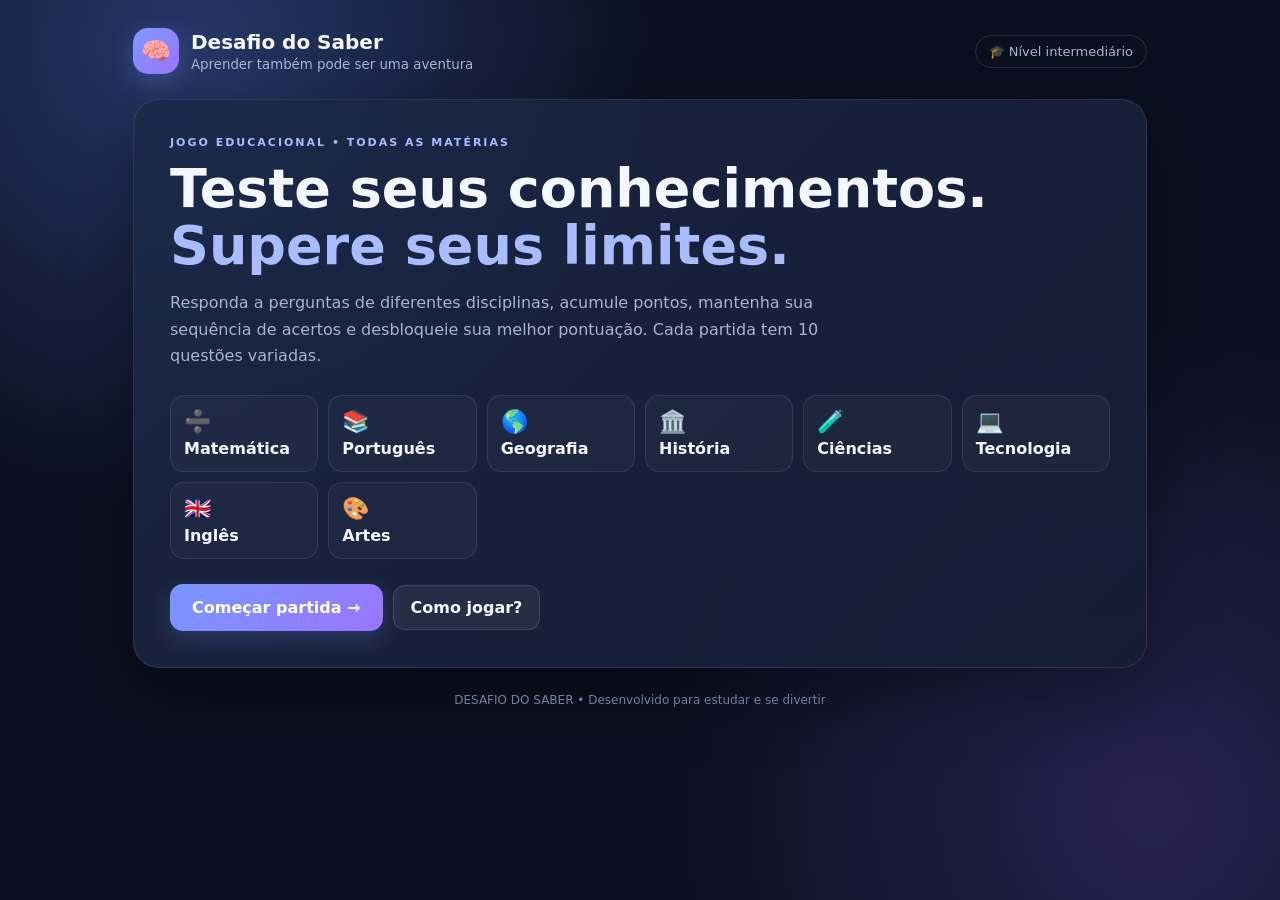
<file: index.html>
<!DOCTYPE html>
<html lang="pt-BR">
<head>
<meta charset="UTF-8">
<meta name="viewport" content="width=device-width, initial-scale=1.0">
<title>Desafio do Saber</title>
<link rel="stylesheet" href="style.css">
</head>
<body>
<div class="wrap">
<header class="top"><div class="brand"><div class="logo">🧠</div><div><h1>Desafio do Saber</h1><small>Aprender também pode ser uma aventura</small></div></div><div class="pill">🎓 Nível intermediário</div></header>
<main>
<section id="home" class="screen active">
 <div class="hero">
  <div class="eyebrow">Jogo educacional • Todas as matérias</div>
  <h2>Teste seus conhecimentos.<br><span style="color:#a9bcff">Supere seus limites.</span></h2>
  <p>Responda a perguntas de diferentes disciplinas, acumule pontos, mantenha sua sequência de acertos e desbloqueie sua melhor pontuação. Cada partida tem 10 questões variadas.</p>
  <div class="subjects">
   <div class="subject"><span>➗</span>Matemática</div><div class="subject"><span>📚</span>Português</div><div class="subject"><span>🌎</span>Geografia</div><div class="subject"><span>🏛️</span>História</div><div class="subject"><span>🧪</span>Ciências</div><div class="subject"><span>💻</span>Tecnologia</div><div class="subject"><span>🇬🇧</span>Inglês</div><div class="subject"><span>🎨</span>Artes</div>
  </div>
  <div class="row"><button class="primary" id="startBtn">Começar partida →</button><button class="secondary" id="howBtn">Como jogar?</button></div>
 </div>
 <div id="how" class="gamebox hidden" style="margin-top:15px"><strong>Regras do desafio</strong><p style="color:var(--muted);line-height:1.7">• São 10 perguntas aleatórias por partida.<br>• Você tem 20 segundos para responder cada questão.<br>• Cada acerto vale 100 pontos, com bônus por sequência.<br>• Uma resposta errada ou o tempo esgotado encerra a questão, mas você continua jogando.<br>• No final, veja seu desempenho e revise as explicações.</p></div>
</section>
<section id="play" class="screen">
 <div class="stats">
  <div class="stat"><small>⭐ Pontuação</small><strong id="score">0</strong></div><div class="stat"><small>❤️ Vidas</small><strong id="lives">3</strong></div><div class="stat"><small>🔥 Sequência</small><strong id="streak">0</strong></div><div class="stat"><small>⏱️ Tempo</small><strong id="time">20s</strong><div class="timerbar"><div id="timerFill"></div></div></div>
 </div>
 <div class="gamebox">
  <div class="qmeta"><span id="qCount">Questão 1 de 10</span><span class="tag" id="category">Matemática</span></div>
  <div class="progressline"><div id="progress"></div></div>
  <h2 class="question" id="question">Pergunta</h2>
  <div class="answers" id="answers"></div>
  <div class="feedback" id="feedback"></div>
  <div class="gamefoot"><span style="color:var(--muted);font-size:13px" id="hint">Escolha uma alternativa.</span><button class="primary hidden" id="nextBtn">Próxima →</button></div>
 </div>
</section>
<section id="end" class="screen">
 <div class="gamebox result">
  <div class="eyebrow">Partida concluída</div><h2 id="resultTitle">Muito bem!</h2><div class="bigscore" id="finalScore">0</div><strong>pontos</strong>
  <p id="resultText"></p>
  <div class="stats" style="text-align:left;margin-top:24px"><div class="stat"><small>✅ Acertos</small><strong id="rightCount">0</strong></div><div class="stat"><small>❌ Erros</small><strong id="wrongCount">0</strong></div><div class="stat"><small>🎯 Aproveitamento</small><strong id="accuracy">0%</strong></div><div class="stat"><small>🏆 Recorde</small><strong id="bestScore">0</strong></div></div>
  <div class="row" style="justify-content:center;margin-top:22px"><button class="primary" id="againBtn">Jogar novamente</button><button class="secondary" id="homeBtn">Voltar ao início</button></div>
  <div class="review" id="review"><strong>📖 Revisão das respostas</strong><div id="reviewList"></div></div>
 </div>
</section>
</main>
<div class="footer">DESAFIO DO SABER • Desenvolvido para estudar e se divertir</div>
</div>
<script src="script.js"></script>
</body>
</html>
</file>
<file: style.css>
:root{--bg:#0b1020;--panel:#151d33;--panel2:#1c2742;--text:#f4f7ff;--muted:#a9b5d0;--accent:#7c9cff;--good:#36d399;--bad:#ff7185;--gold:#ffd166}
*{box-sizing:border-box}body{margin:0;min-height:100vh;background:radial-gradient(circle at 15% 5%,#263768 0,transparent 34%),radial-gradient(circle at 90% 90%,#28214f 0,transparent 35%),var(--bg);color:var(--text);font-family:Inter,ui-sans-serif,system-ui,-apple-system,Segoe UI,Arial}
button{font:inherit;cursor:pointer;border:0}.wrap{max-width:1050px;margin:auto;padding:28px 18px 50px}.top{display:flex;justify-content:space-between;align-items:center;gap:12px;margin-bottom:25px}.brand{display:flex;align-items:center;gap:12px}.logo{width:46px;height:46px;border-radius:15px;display:grid;place-items:center;background:linear-gradient(135deg,#7c9cff,#9a72ff);font-size:24px;box-shadow:0 8px 25px #7c9cff44}.brand h1{font-size:20px;margin:0}.brand small{color:var(--muted)}.pill{border:1px solid #ffffff20;border-radius:99px;padding:8px 13px;color:var(--muted);font-size:13px}
.screen{display:none}.screen.active{display:block}.hero{padding:36px;border:1px solid #ffffff18;border-radius:26px;background:linear-gradient(135deg,#1b2948dd,#171d34ee);box-shadow:0 25px 70px #0005}.eyebrow{color:#a9bcff;text-transform:uppercase;letter-spacing:2px;font-weight:800;font-size:11px}.hero h2{font-size:clamp(32px,6vw,54px);line-height:1.05;margin:12px 0}.hero p{color:var(--muted);max-width:650px;line-height:1.65}.subjects{display:grid;grid-template-columns:repeat(auto-fit,minmax(145px,1fr));gap:10px;margin:25px 0}.subject{padding:13px;border:1px solid #ffffff18;border-radius:14px;background:#ffffff08;color:var(--text);font-weight:650}.subject span{display:block;font-size:22px;margin-bottom:5px}.primary{background:linear-gradient(135deg,#7897ff,#9a75ff);color:white;padding:14px 22px;border-radius:13px;font-weight:800;box-shadow:0 8px 24px #7c9cff38}.secondary{background:#ffffff10;color:var(--text);border:1px solid #ffffff20;padding:12px 17px;border-radius:12px;font-weight:700}.primary:hover,.secondary:hover,.answer:hover{transform:translateY(-1px);filter:brightness(1.08)}.row{display:flex;gap:10px;align-items:center;flex-wrap:wrap}.stats{display:grid;grid-template-columns:repeat(4,1fr);gap:12px;margin-bottom:15px}.stat{background:var(--panel);border:1px solid #ffffff12;border-radius:16px;padding:14px}.stat small{color:var(--muted);display:block;font-size:12px}.stat strong{font-size:22px}.gamebox{background:var(--panel);border:1px solid #ffffff16;border-radius:22px;padding:clamp(18px,4vw,32px);box-shadow:0 20px 55px #0004}.progressline{height:8px;background:#ffffff12;border-radius:99px;overflow:hidden;margin:12px 0 24px}.progressline div{height:100%;width:0;background:linear-gradient(90deg,#7c9cff,#b18cff);transition:width .3s}.qmeta{display:flex;justify-content:space-between;gap:10px;color:var(--muted);font-size:13px}.tag{background:#7c9cff20;color:#b9c9ff;padding:6px 10px;border-radius:99px}.question{font-size:clamp(21px,3vw,29px);line-height:1.3;margin:24px 0}.answers{display:grid;grid-template-columns:1fr 1fr;gap:12px}.answer{text-align:left;background:var(--panel2);border:1px solid #ffffff17;border-radius:14px;padding:16px;color:var(--text);font-weight:650;min-height:65px;transition:.15s}.answer .letter{display:inline-grid;place-items:center;width:27px;height:27px;border-radius:9px;background:#ffffff12;margin-right:10px;color:#c6d2f3}.answer.correct{border-color:var(--good);background:#36d39918}.answer.wrong{border-color:var(--bad);background:#ff718518}.answer:disabled{cursor:default;transform:none}.feedback{margin-top:17px;padding:14px;border-radius:13px;background:#ffffff0b;color:var(--muted);line-height:1.5;display:none}.feedback.show{display:block}.feedback strong{color:var(--text)}.gamefoot{display:flex;justify-content:space-between;align-items:center;gap:12px;margin-top:20px}.timerbar{height:5px;background:#ffffff12;border-radius:99px;margin-top:7px;overflow:hidden}.timerbar div{height:100%;width:100%;background:var(--gold);transition:width 1s linear}.result{text-align:center;padding:35px}.bigscore{font-size:58px;font-weight:900;color:var(--gold);margin:12px}.result h2{font-size:34px}.result p{color:var(--muted);line-height:1.6}.review{margin-top:20px;text-align:left;background:#ffffff08;border-radius:15px;padding:16px}.review-item{padding:11px 0;border-bottom:1px solid #ffffff12}.review-item:last-child{border:0}.review-item small{color:var(--muted)}.hidden{display:none!important}.footer{text-align:center;color:#71809f;font-size:12px;margin-top:25px}
@media(max-width:650px){.stats{grid-template-columns:repeat(2,1fr)}.answers{grid-template-columns:1fr}.hero{padding:24px}.top{align-items:flex-start}.pill{font-size:11px}}
</file>
